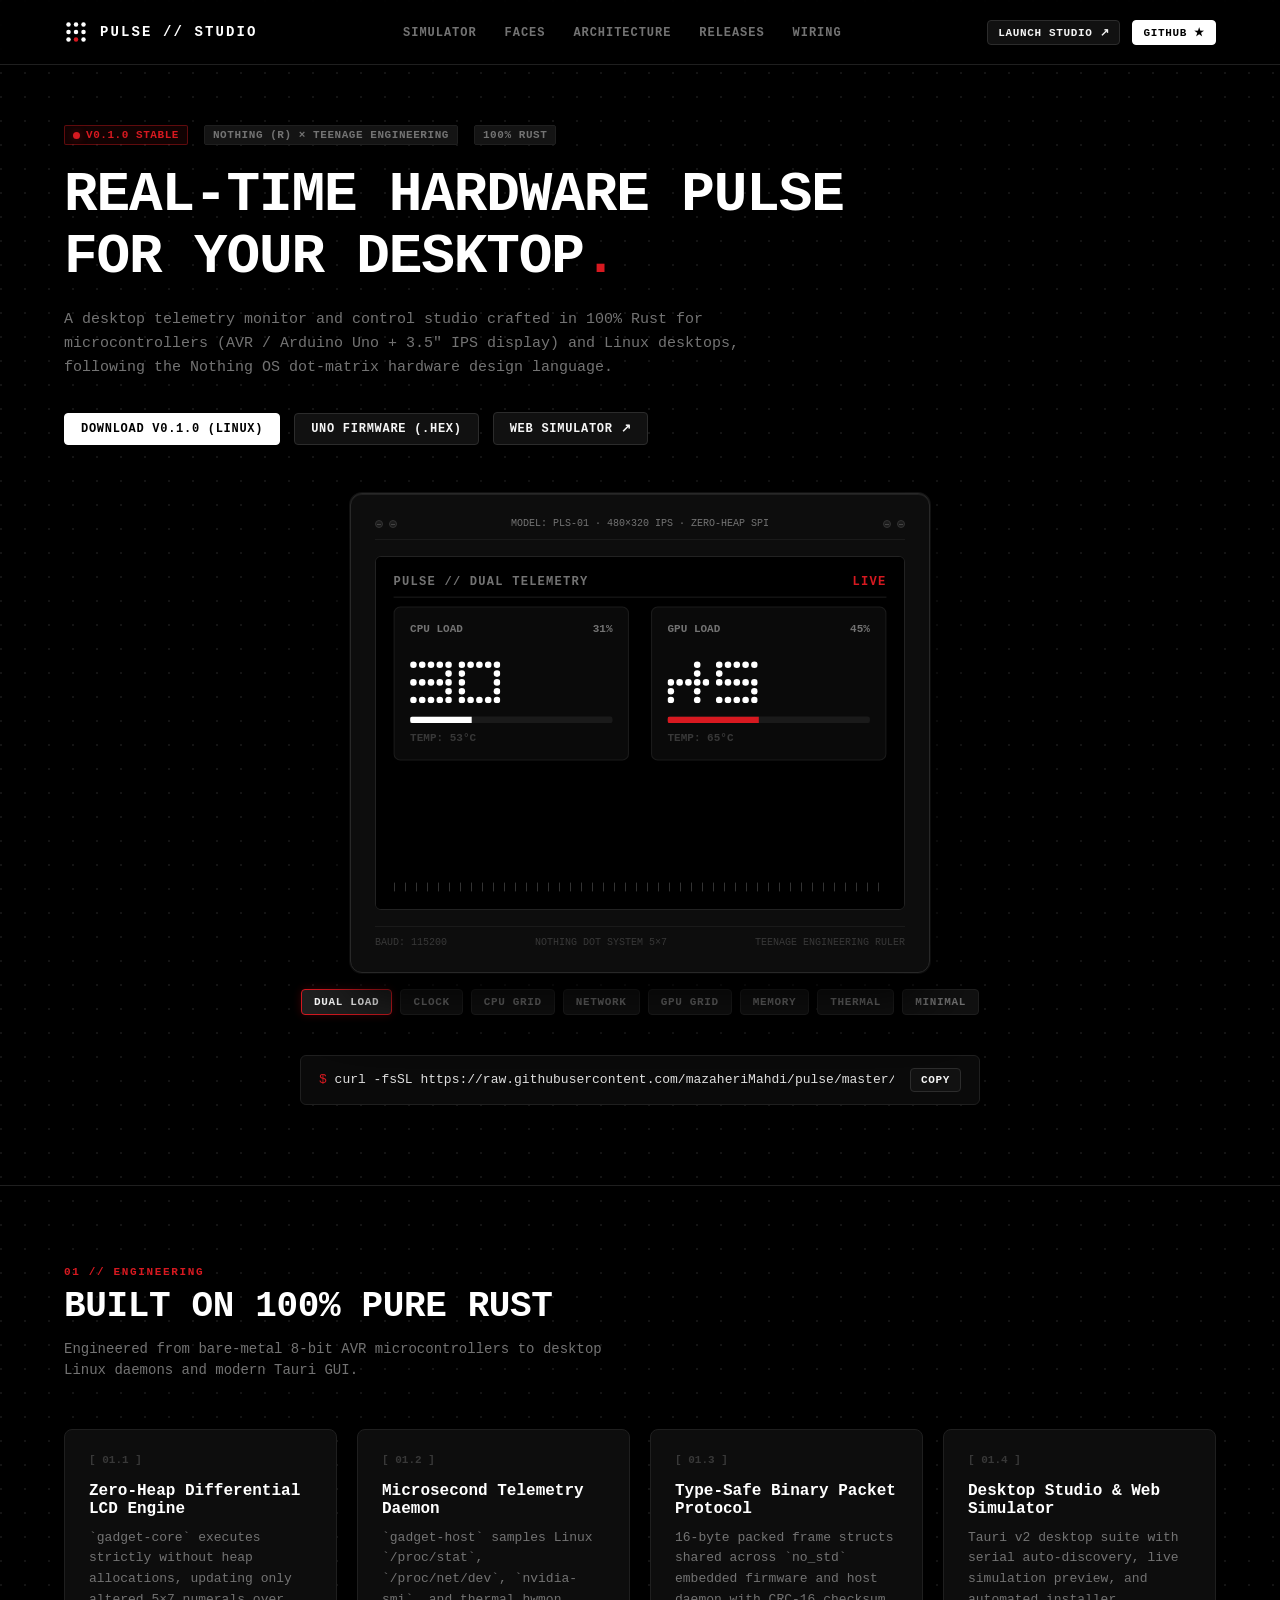
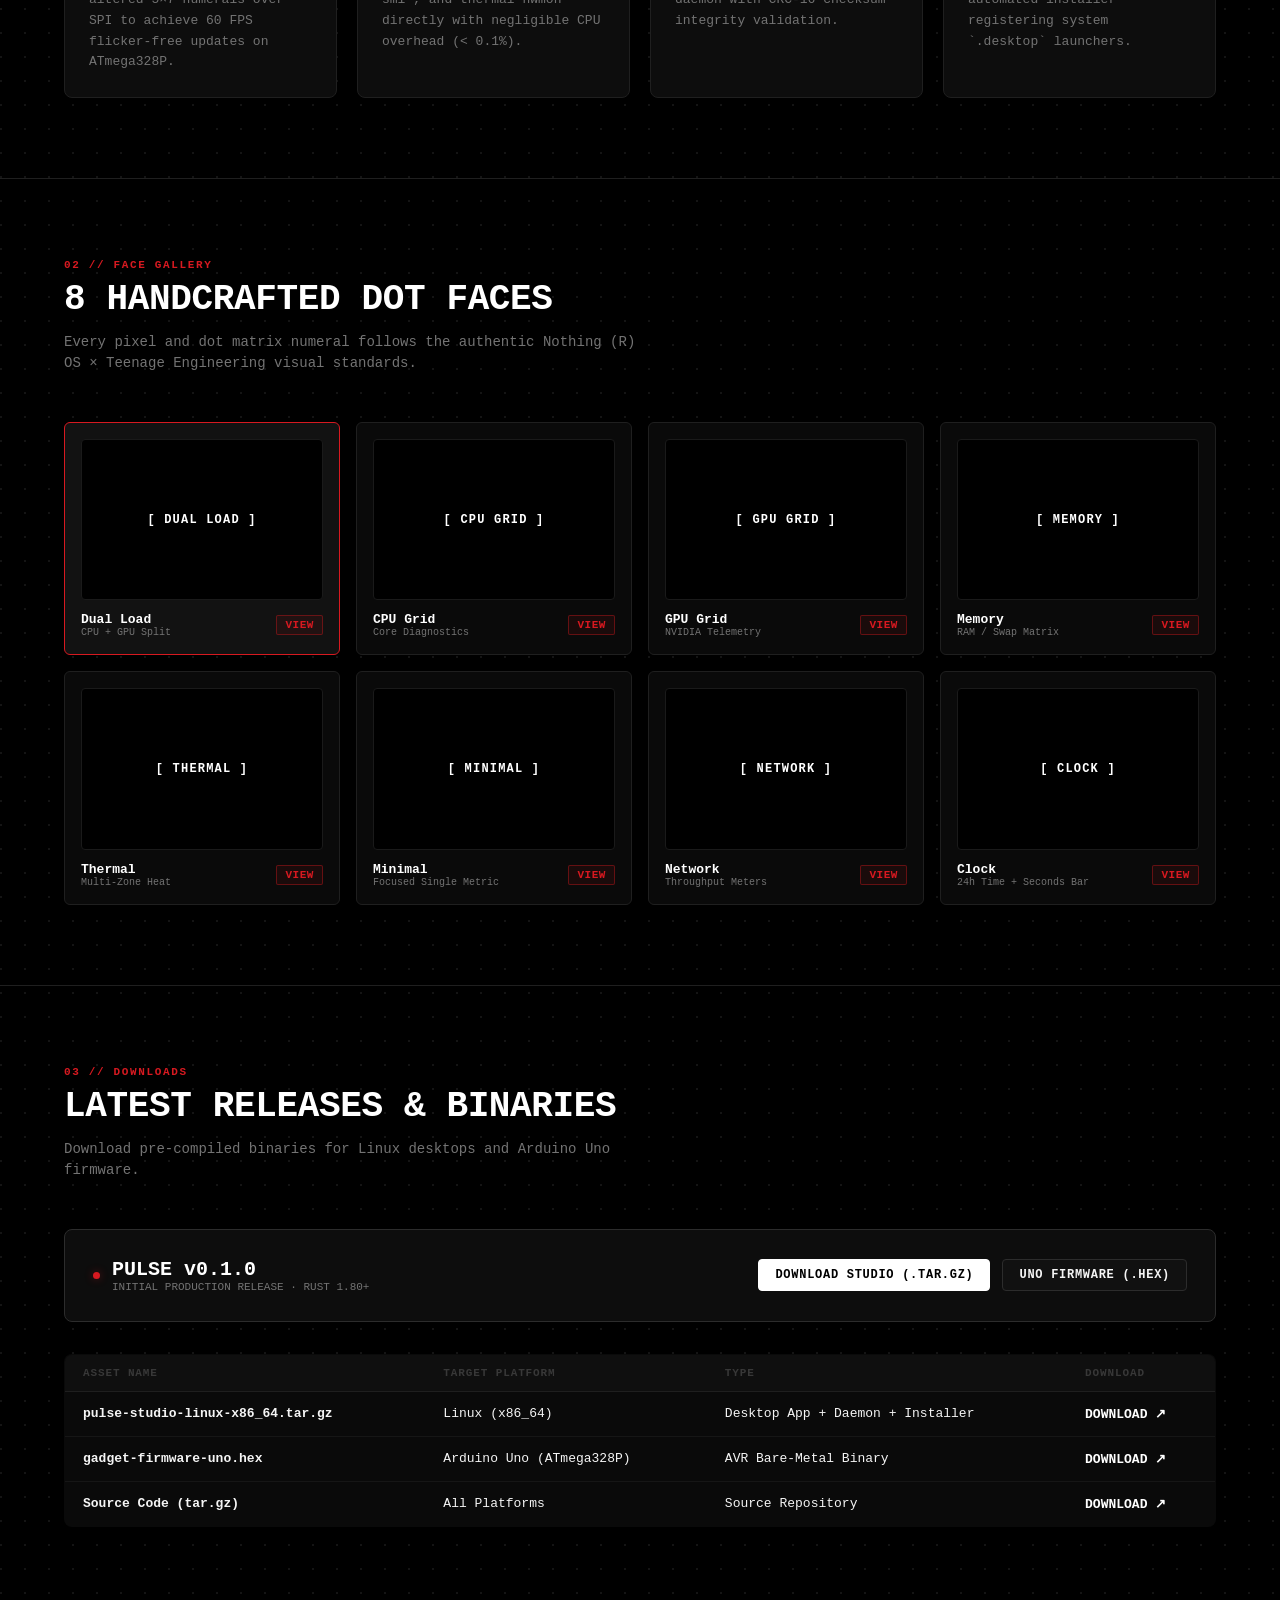
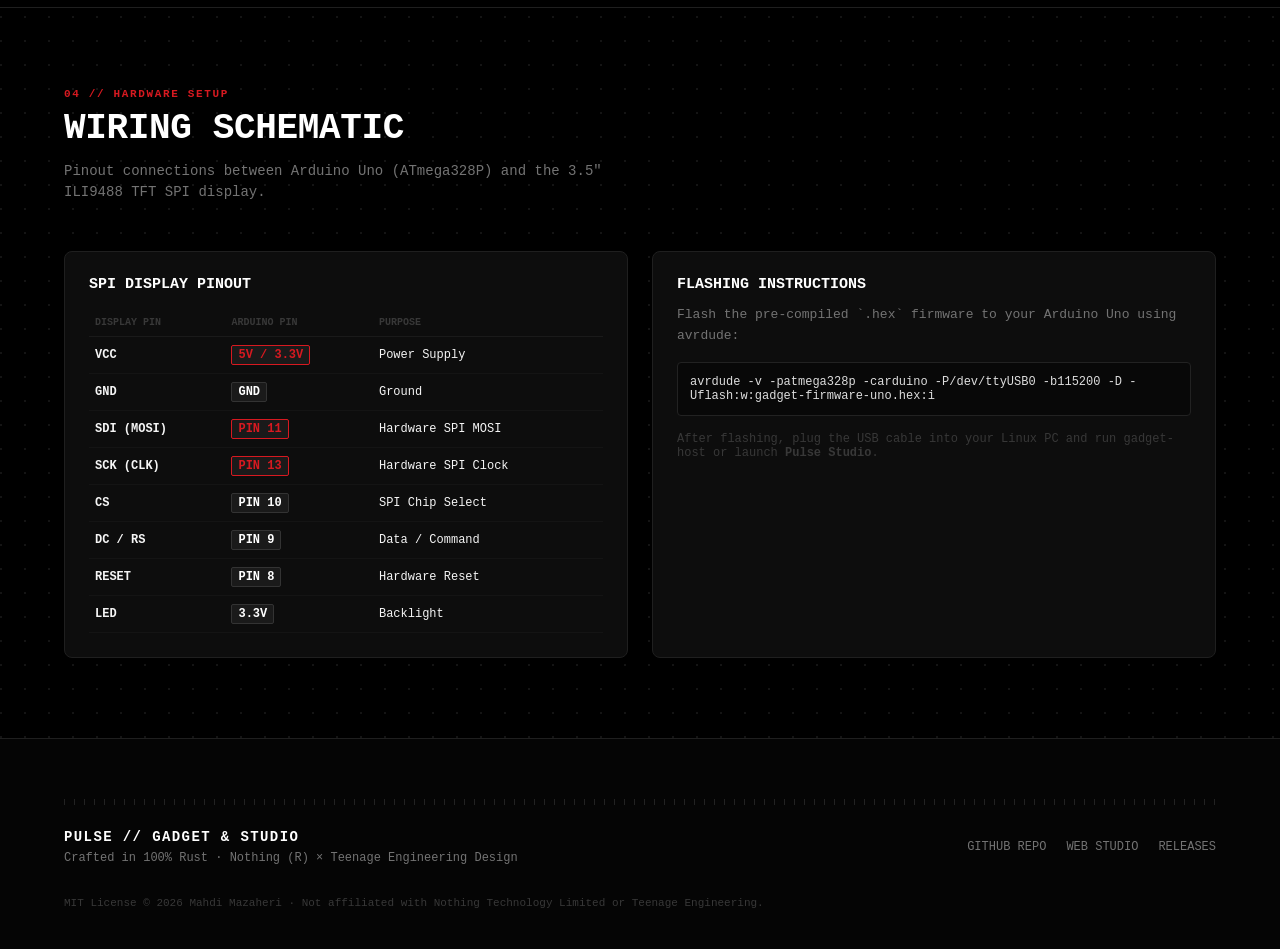
<file: web/index.html>
<!DOCTYPE html>
<html lang="en">
<head>
  <meta charset="utf-8">
  <meta name="viewport" content="width=device-width, initial-scale=1">
  <title>PULSE — Desktop Hardware Monitor & Studio</title>
  <meta name="description" content="Ultra-refined desktop telemetry monitor and control studio in 100% Rust for AVR / Arduino Uno and Linux desktops.">

  <link rel="icon" type="image/svg+xml" href="studio/icons/icon.svg">
  <link rel="stylesheet" href="css/landing.css">
</head>
<body>

  <!-- ============================================================
       STICKY HEADER / NAVIGATION
       ============================================================ -->
  <header class="header">
    <div class="container nav-bar">
      <a href="#" class="nav-brand">
        <svg width="24" height="24" viewBox="0 0 32 32" fill="none">
          <circle cx="6" cy="6" r="3" fill="#ffffff" />
          <circle cx="16" cy="6" r="3" fill="#ffffff" />
          <circle cx="26" cy="6" r="3" fill="#ffffff" />
          <circle cx="6" cy="16" r="3" fill="#ffffff" />
          <circle cx="16" cy="16" r="3" fill="#ffffff" />
          <circle cx="26" cy="16" r="3" fill="#ffffff" />
          <circle cx="6" cy="26" r="3" fill="#ffffff" />
          <circle cx="16" cy="26" r="3" fill="#d71920" />
          <circle cx="26" cy="26" r="3" fill="#ffffff" />
        </svg>
        <span class="brand-label">PULSE // STUDIO</span>
      </a>

      <ul class="nav-links">
        <li><a href="#simulator">SIMULATOR</a></li>
        <li><a href="#faces">FACES</a></li>
        <li><a href="#architecture">ARCHITECTURE</a></li>
        <li><a href="#releases">RELEASES</a></li>
        <li><a href="#wiring">WIRING</a></li>
      </ul>

      <div class="nav-actions">
        <a href="studio/" class="btn btn-secondary btn-sm" target="_blank">LAUNCH STUDIO ↗</a>
        <a href="https://github.com/mazaheriMahdi/pulse" class="btn btn-primary btn-sm" target="_blank">GITHUB ★</a>
      </div>
    </div>
  </header>

  <!-- ============================================================
       HERO SECTION WITH INTERACTIVE CHASSIS
       ============================================================ -->
  <section class="hero-section" id="simulator">
    <div class="container">
      <div class="hero-meta">
        <span class="tag red"><span class="dot-led"></span> v0.1.0 STABLE</span>
        <span class="tag">NOTHING (R) × TEENAGE ENGINEERING</span>
        <span class="tag">100% RUST</span>
      </div>

      <h1 class="hero-title">
        REAL-TIME HARDWARE PULSE<br>FOR YOUR DESKTOP<span class="red-dot">.</span>
      </h1>

      <p class="hero-desc">
        A desktop telemetry monitor and control studio crafted in 100% Rust for microcontrollers (AVR / Arduino Uno + 3.5" IPS display) and Linux desktops, following the Nothing OS dot-matrix hardware design language.
      </p>

      <div class="hero-ctas">
        <a href="#releases" class="btn btn-primary">DOWNLOAD v0.1.0 (LINUX)</a>
        <a href="https://github.com/mazaheriMahdi/pulse/releases/download/v0.1.0/gadget-firmware-uno.hex" class="btn btn-secondary">UNO FIRMWARE (.HEX)</a>
        <a href="studio/" class="btn btn-secondary" target="_blank">WEB SIMULATOR ↗</a>
      </div>

      <!-- Live Gadget Simulator Chassis -->
      <div class="gadget-showcase-container">
        <div class="gadget-chassis">
          <div class="chassis-header">
            <div class="chassis-screws">
              <div class="screw"></div>
              <div class="screw"></div>
            </div>
            <span>MODEL: PLS-01 · 480×320 IPS · ZERO-HEAP SPI</span>
            <div class="chassis-screws">
              <div class="screw"></div>
              <div class="screw"></div>
            </div>
          </div>

          <!-- LCD Viewport -->
          <div class="screen-viewport" id="hero-viewport">
            <div class="screen-content" id="hero-screen">
              <!-- Dynamically populated by landing.js -->
            </div>
          </div>

          <div class="chassis-footer">
            <span>BAUD: 115200</span>
            <span>NOTHING DOT SYSTEM 5×7</span>
            <span>TEENAGE ENGINEERING RULER</span>
          </div>
        </div>

        <!-- Face Selector Pills -->
        <div class="face-selector-bar">
          <button class="face-btn active" data-face="dual" onclick="setFace('dual')">DUAL LOAD</button>
          <button class="face-btn" data-face="clock" onclick="setFace('clock')">CLOCK</button>
          <button class="face-btn" data-face="cpu" onclick="setFace('cpu')">CPU GRID</button>
          <button class="face-btn" data-face="net" onclick="setFace('net')">NETWORK</button>
          <button class="face-btn" data-face="gpu" onclick="setFace('gpu')">GPU GRID</button>
          <button class="face-btn" data-face="mem" onclick="setFace('mem')">MEMORY</button>
          <button class="face-btn" data-face="thermal" onclick="setFace('thermal')">THERMAL</button>
          <button class="face-btn" data-face="minimal" onclick="setFace('minimal')">MINIMAL</button>
        </div>
      </div>

      <!-- Quick Install Box -->
      <div class="quick-install-box">
        <div class="quick-install-code">
          <span class="prompt">$ </span>curl -fsSL https://raw.githubusercontent.com/mazaheriMahdi/pulse/master/scripts/install.sh | bash
        </div>
        <button class="btn btn-secondary btn-sm" id="btn-copy-install" onclick="copyCommand('curl -fsSL https://raw.githubusercontent.com/mazaheriMahdi/pulse/master/scripts/install.sh | bash', 'btn-copy-install')">COPY</button>
      </div>

    </div>
  </section>

  <!-- ============================================================
       ARCHITECTURE & FEATURES
       ============================================================ -->
  <section class="section" id="architecture">
    <div class="container">
      <div class="section-header">
        <div class="section-label">01 // ENGINEERING</div>
        <h2 class="section-title">BUILT ON 100% PURE RUST</h2>
        <p class="section-sub">Engineered from bare-metal 8-bit AVR microcontrollers to desktop Linux daemons and modern Tauri GUI.</p>
      </div>

      <div class="feature-grid">
        <div class="feature-card">
          <div class="feature-num">[ 01.1 ]</div>
          <h3 class="feature-title">Zero-Heap Differential LCD Engine</h3>
          <p class="feature-desc">`gadget-core` executes strictly without heap allocations, updating only altered 5×7 numerals over SPI to achieve 60 FPS flicker-free updates on ATmega328P.</p>
        </div>

        <div class="feature-card">
          <div class="feature-num">[ 01.2 ]</div>
          <h3 class="feature-title">Microsecond Telemetry Daemon</h3>
          <p class="feature-desc">`gadget-host` samples Linux `/proc/stat`, `/proc/net/dev`, `nvidia-smi`, and thermal hwmon directly with negligible CPU overhead (< 0.1%).</p>
        </div>

        <div class="feature-card">
          <div class="feature-num">[ 01.3 ]</div>
          <h3 class="feature-title">Type-Safe Binary Packet Protocol</h3>
          <p class="feature-desc">16-byte packed frame structs shared across `no_std` embedded firmware and host daemon with CRC-16 checksum integrity validation.</p>
        </div>

        <div class="feature-card">
          <div class="feature-num">[ 01.4 ]</div>
          <h3 class="feature-title">Desktop Studio & Web Simulator</h3>
          <p class="feature-desc">Tauri v2 desktop suite with serial auto-discovery, live simulation preview, and automated installer registering system `.desktop` launchers.</p>
        </div>
      </div>
    </div>
  </section>

  <!-- ============================================================
       FACE GALLERY SHOWCASE
       ============================================================ -->
  <section class="section" id="faces">
    <div class="container">
      <div class="section-header">
        <div class="section-label">02 // FACE GALLERY</div>
        <h2 class="section-title">8 HANDCRAFTED DOT FACES</h2>
        <p class="section-sub">Every pixel and dot matrix numeral follows the authentic Nothing (R) OS × Teenage Engineering visual standards.</p>
      </div>

      <div class="gallery-grid" id="face-gallery-grid">
        <!-- Dynamically rendered by landing.js -->
      </div>
    </div>
  </section>

  <!-- ============================================================
       RELEASES & DOWNLOADS
       ============================================================ -->
  <section class="section" id="releases">
    <div class="container">
      <div class="section-header">
        <div class="section-label">03 // DOWNLOADS</div>
        <h2 class="section-title">LATEST RELEASES & BINARIES</h2>
        <p class="section-sub">Download pre-compiled binaries for Linux desktops and Arduino Uno firmware.</p>
      </div>

      <div class="release-hero-card">
        <div class="release-version-badge">
          <span class="dot-led"></span>
          <div>
            <div class="version-pill">PULSE v0.1.0</div>
            <div style="font-size: 11px; color: var(--text-muted);">INITIAL PRODUCTION RELEASE · RUST 1.80+</div>
          </div>
        </div>
        <div style="display: flex; gap: 12px; flex-wrap: wrap;">
          <a href="https://github.com/mazaheriMahdi/pulse/releases/download/v0.1.0/pulse-studio-linux-x86_64.tar.gz" class="btn btn-primary">DOWNLOAD STUDIO (.TAR.GZ)</a>
          <a href="https://github.com/mazaheriMahdi/pulse/releases/download/v0.1.0/gadget-firmware-uno.hex" class="btn btn-secondary">UNO FIRMWARE (.HEX)</a>
        </div>
      </div>

      <table class="release-assets-table">
        <thead>
          <tr>
            <th>ASSET NAME</th>
            <th>TARGET PLATFORM</th>
            <th>TYPE</th>
            <th>DOWNLOAD</th>
          </tr>
        </thead>
        <tbody>
          <tr>
            <td><strong>pulse-studio-linux-x86_64.tar.gz</strong></td>
            <td>Linux (x86_64)</td>
            <td>Desktop App + Daemon + Installer</td>
            <td><a href="https://github.com/mazaheriMahdi/pulse/releases/download/v0.1.0/pulse-studio-linux-x86_64.tar.gz" class="asset-link">DOWNLOAD ↗</a></td>
          </tr>
          <tr>
            <td><strong>gadget-firmware-uno.hex</strong></td>
            <td>Arduino Uno (ATmega328P)</td>
            <td>AVR Bare-Metal Binary</td>
            <td><a href="https://github.com/mazaheriMahdi/pulse/releases/download/v0.1.0/gadget-firmware-uno.hex" class="asset-link">DOWNLOAD ↗</a></td>
          </tr>
          <tr>
            <td><strong>Source Code (tar.gz)</strong></td>
            <td>All Platforms</td>
            <td>Source Repository</td>
            <td><a href="https://github.com/mazaheriMahdi/pulse/archive/refs/tags/v0.1.0.tar.gz" class="asset-link">DOWNLOAD ↗</a></td>
          </tr>
        </tbody>
      </table>
    </div>
  </section>

  <!-- ============================================================
       HARDWARE PINOUT & WIRING
       ============================================================ -->
  <section class="section" id="wiring">
    <div class="container">
      <div class="section-header">
        <div class="section-label">04 // HARDWARE SETUP</div>
        <h2 class="section-title">WIRING SCHEMATIC</h2>
        <p class="section-sub">Pinout connections between Arduino Uno (ATmega328P) and the 3.5" ILI9488 TFT SPI display.</p>
      </div>

      <div class="wiring-grid">
        <div class="wiring-card">
          <h3 style="font-size: 15px; color: #fff; margin-bottom: 12px;">SPI DISPLAY PINOUT</h3>
          <table class="wiring-table">
            <thead>
              <tr>
                <th>DISPLAY PIN</th>
                <th>ARDUINO PIN</th>
                <th>PURPOSE</th>
              </tr>
            </thead>
            <tbody>
              <tr><td><strong>VCC</strong></td><td><span class="pin-badge red">5V / 3.3V</span></td><td>Power Supply</td></tr>
              <tr><td><strong>GND</strong></td><td><span class="pin-badge">GND</span></td><td>Ground</td></tr>
              <tr><td><strong>SDI (MOSI)</strong></td><td><span class="pin-badge red">PIN 11</span></td><td>Hardware SPI MOSI</td></tr>
              <tr><td><strong>SCK (CLK)</strong></td><td><span class="pin-badge red">PIN 13</span></td><td>Hardware SPI Clock</td></tr>
              <tr><td><strong>CS</strong></td><td><span class="pin-badge">PIN 10</span></td><td>SPI Chip Select</td></tr>
              <tr><td><strong>DC / RS</strong></td><td><span class="pin-badge">PIN 9</span></td><td>Data / Command</td></tr>
              <tr><td><strong>RESET</strong></td><td><span class="pin-badge">PIN 8</span></td><td>Hardware Reset</td></tr>
              <tr><td><strong>LED</strong></td><td><span class="pin-badge">3.3V</span></td><td>Backlight</td></tr>
            </tbody>
          </table>
        </div>

        <div class="wiring-card">
          <h3 style="font-size: 15px; color: #fff; margin-bottom: 12px;">FLASHING INSTRUCTIONS</h3>
          <p style="font-size: 13px; color: var(--text-muted); line-height: 1.6; margin-bottom: 16px;">
            Flash the pre-compiled `.hex` firmware to your Arduino Uno using <code>avrdude</code>:
          </p>
          <div style="background: #080808; border: 1px solid #222; padding: 12px; border-radius: 4px; font-size: 12px; color: #ddd; overflow-x: auto; margin-bottom: 16px;">
            <code>avrdude -v -patmega328p -carduino -P/dev/ttyUSB0 -b115200 -D -Uflash:w:gadget-firmware-uno.hex:i</code>
          </div>
          <p style="font-size: 12px; color: var(--text-dim);">
            After flashing, plug the USB cable into your Linux PC and run <code>gadget-host</code> or launch <strong>Pulse Studio</strong>.
          </p>
        </div>
      </div>
    </div>
  </section>

  <!-- ============================================================
       FOOTER
       ============================================================ -->
  <footer class="footer">
    <div class="container">
      <div class="footer-ruler"></div>
      <div class="footer-content">
        <div>
          <div style="font-size: 14px; font-weight: 800; color: #fff; letter-spacing: 0.1em; margin-bottom: 6px;">PULSE // GADGET & STUDIO</div>
          <div style="color: var(--text-muted);">Crafted in 100% Rust · Nothing (R) × Teenage Engineering Design</div>
        </div>
        <div style="display: flex; gap: 20px;">
          <a href="https://github.com/mazaheriMahdi/pulse" style="color: var(--text-muted); text-decoration: none;" target="_blank">GITHUB REPO</a>
          <a href="studio/" style="color: var(--text-muted); text-decoration: none;" target="_blank">WEB STUDIO</a>
          <a href="https://github.com/mazaheriMahdi/pulse/releases" style="color: var(--text-muted); text-decoration: none;" target="_blank">RELEASES</a>
        </div>
      </div>
      <div style="font-size: 11px; color: var(--text-dim);">
        MIT License © 2026 Mahdi Mazaheri · Not affiliated with Nothing Technology Limited or Teenage Engineering.
      </div>
    </div>
  </footer>

  <script src="js/landing.js"></script>
</body>
</html>
</file>
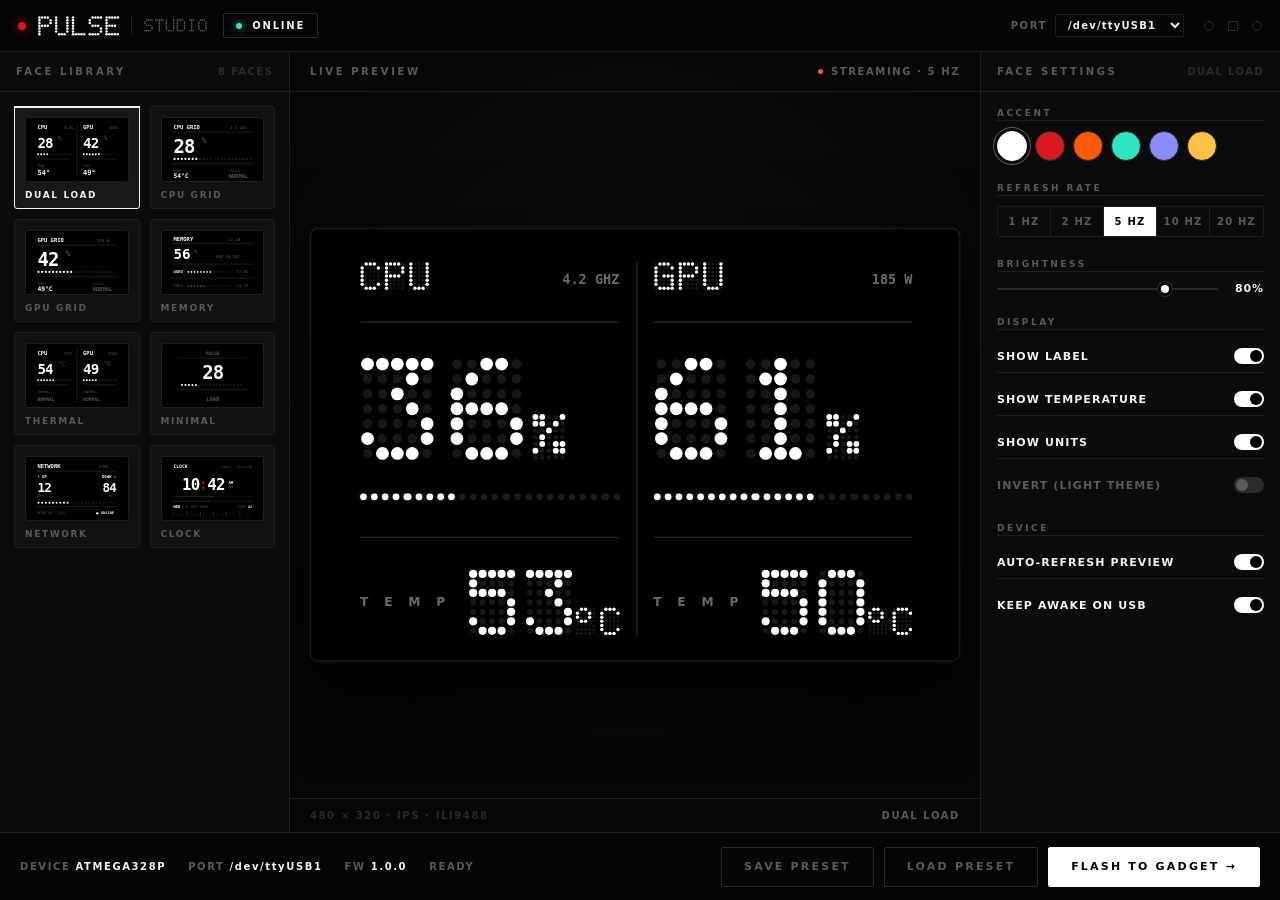
<file: web/studio/index.html>
<!DOCTYPE html>
<html lang="en">
<head>
  <meta charset="utf-8">
  <meta name="viewport" content="width=device-width, initial-scale=1">
  <title>PULSE STUDIO — Gadget Control Software</title>
  
  <!-- Modular Stylesheets -->
  <link rel="stylesheet" href="css/variables.css">
  <link rel="stylesheet" href="css/layout.css">
  <link rel="stylesheet" href="css/controls.css">
  <link rel="stylesheet" href="css/screen.css">
  <link rel="stylesheet" href="css/faces.css">
  <link rel="stylesheet" href="css/splash.css">
</head>
<body>

<!-- Nothing OS Boot Splash Screen Overlay -->
<div class="splash-overlay" id="splashOverlay"></div>

<div class="app">

  <!-- ============ TITLE BAR ============ -->
  <header class="titlebar">
    <div class="tb-left">
      <div class="tb-mark" id="tbMark">
        <span class="blip"></span>
        <span class="tb-pulse-logo" id="tbPulseLogo"></span>
        <span class="tb-divider"></span>
        <span class="tb-studio-logo" id="tbStudioLogo"></span>
      </div>
      <div class="tb-conn live" id="connPill">
        <span class="dot"></span>
        <span id="connText">CONNECTING…</span>
      </div>
    </div>

    <div class="tb-right">
      <div class="tb-port">
        PORT
        <select id="portSel">
          <option>/dev/ttyUSB1</option>
          <option>/dev/ttyUSB0</option>
          <option>/dev/ttyACM0</option>
        </select>
      </div>
      <div class="tb-wctl">
        <i id="btnMin" title="minimize"></i>
        <i id="btnMax" class="sq" title="maximize"></i>
        <i id="btnClose" class="red" title="close"></i>
      </div>
    </div>
  </header>

  <!-- ============ BODY : 3 COLUMNS ============ -->
  <div class="body">

    <!-- ---------- FACE LIBRARY ---------- -->
    <aside class="library">
      <div class="col-head">
        <span class="t">FACE LIBRARY</span>
        <span class="n" id="faceCount">7 FACES</span>
      </div>
      <div class="lib-scroll">
        <div class="lib-grid" id="faceGrid"></div>
      </div>
    </aside>

    <!-- ---------- LIVE PREVIEW ---------- -->
    <main class="stage">
      <div class="stage-head">
        <span class="t">LIVE PREVIEW</span>
        <span class="m"><span class="live"></span><span id="streamRate">STREAMING · 5 HZ</span></span>
      </div>

      <div class="preview-area" id="previewArea">
        <div class="preview-scaler" id="previewScaler">
          <div class="screen" id="screen"></div>
        </div>
      </div>

      <div class="stage-foot">
        <span>480 × 320 · IPS · ILI9488</span>
        <span class="now" id="previewName">DUAL LOAD</span>
      </div>
    </main>

    <!-- ---------- SETTINGS ---------- -->
    <aside class="settings">
      <div class="col-head">
        <span class="t">FACE SETTINGS</span>
        <span class="n" id="setName">DUAL LOAD</span>
      </div>

      <div class="set-scroll">

        <div class="group">
          <div class="glabel">ACCENT</div>
          <div class="swatches" id="swatches">
            <div class="sw on" data-c="#ffffff"></div>
            <div class="sw" data-c="#d71921"></div>
            <div class="sw" data-c="#ff5a00"></div>
            <div class="sw" data-c="#2ee6c5"></div>
            <div class="sw" data-c="#8b8cf9"></div>
            <div class="sw" data-c="#ffc247"></div>
          </div>
        </div>

        <div class="group">
          <div class="glabel">REFRESH RATE</div>
          <div class="seg" id="refreshSeg">
            <button data-v="1">1 HZ</button>
            <button data-v="2">2 HZ</button>
            <button data-v="5" class="on">5 HZ</button>
            <button data-v="10">10 HZ</button>
            <button data-v="20">20 HZ</button>
          </div>
        </div>

        <div class="group">
          <div class="glabel">BRIGHTNESS</div>
          <div class="slider">
            <input type="range" id="brightness" min="10" max="100" value="80">
            <span class="val" id="brightnessVal">80%</span>
          </div>
        </div>

        <div class="group">
          <div class="glabel">DISPLAY</div>
          <div class="toggle on" data-k="label">
            <span>SHOW LABEL</span><span class="sw-box"></span>
          </div>
          <div class="toggle on" data-k="temp">
            <span>SHOW TEMPERATURE</span><span class="sw-box"></span>
          </div>
          <div class="toggle on" data-k="units">
            <span>SHOW UNITS</span><span class="sw-box"></span>
          </div>
          <div class="toggle" data-k="invert">
            <span>INVERT (LIGHT THEME)</span><span class="sw-box"></span>
          </div>
        </div>

        <div class="group">
          <div class="glabel">DEVICE</div>
          <div class="toggle on" data-k="auto">
            <span>AUTO-REFRESH PREVIEW</span><span class="sw-box"></span>
          </div>
          <div class="toggle on" data-k="keep">
            <span>KEEP AWAKE ON USB</span><span class="sw-box"></span>
          </div>
        </div>

      </div>
    </aside>

  </div>

  <!-- ============ STATUS BAR ============ -->
  <footer class="statusbar">
    <div class="sb-info">
      <span>DEVICE <b>ATMEGA328P</b></span>
      <span>PORT <b>/dev/ttyUSB1</b></span>
      <span>FW <b>1.0.0</b></span>
      <span id="sbStatus">READY</span>
    </div>
    <div class="sb-actions">
      <button class="btn" id="saveBtn">SAVE PRESET</button>
      <button class="btn" id="loadBtn">LOAD PRESET</button>
      <button class="btn primary flashbar" id="flashBtn">
        <span class="fill" id="flashFill"></span>
        <span id="flashLabel">FLASH TO GADGET →</span>
      </button>
    </div>
  </footer>

</div>

<!-- Application Controller Module -->
<script type="module" src="js/app.js"></script>
</body>
</html>
</file>
<file: web/css/landing.css>
/* ============================================================
   PULSE — Landing & Release Page Stylesheet
   Design Language: Nothing (R) OS × Teenage Engineering
   ============================================================ */

:root {
  --bg: #000000;
  --bg-subtle: #080808;
  --panel: #0d0d0d;
  --card: #121212;
  --card-hover: #191919;
  --border: #1f1f1f;
  --border-light: #2c2c2c;
  
  --text-main: #f5f5f5;
  --text-muted: #737373;
  --text-dim: #383838;
  
  --red: #d71920;
  --red-glow: rgba(215, 25, 32, 0.4);
  --orange: #ff5a00;
  --white: #ffffff;
  
  --font-mono: "Inter", ui-monospace, SFMono-Regular, Menlo, Monaco, Consolas, "Liberation Mono", "Courier New", monospace;
  --font-sans: "Inter", -apple-system, BlinkMacSystemFont, "Segoe UI", Roboto, sans-serif;
  
  --container-max: 1200px;
}

* {
  box-sizing: border-box;
  margin: 0;
  padding: 0;
}

html {
  scroll-behavior: smooth;
  background-color: var(--bg);
  color: var(--text-main);
  font-family: var(--font-mono);
  -webkit-font-smoothing: antialiased;
}

body {
  min-height: 100vh;
  background-color: var(--bg);
  background-image: 
    radial-gradient(circle at 1px 1px, #141414 1px, transparent 0);
  background-size: 24px 24px;
  overflow-x: hidden;
  position: relative;
}

/* ---------- Typography & Utility ---------- */
.container {
  max-width: var(--container-max);
  margin: 0 auto;
  padding: 0 24px;
}

.mono-upper {
  font-family: var(--font-mono);
  text-transform: uppercase;
  letter-spacing: 0.08em;
}

.tag {
  display: inline-flex;
  align-items: center;
  gap: 6px;
  font-size: 11px;
  font-weight: 600;
  padding: 3px 8px;
  border-radius: 2px;
  background: #141414;
  border: 1px solid var(--border);
  color: var(--text-muted);
  text-transform: uppercase;
  letter-spacing: 0.05em;
}

.tag.red {
  color: var(--red);
  border-color: rgba(215, 25, 32, 0.4);
  background: rgba(215, 25, 32, 0.08);
}

.dot-led {
  width: 7px;
  height: 7px;
  border-radius: 50%;
  background: var(--red);
  box-shadow: 0 0 8px var(--red-glow);
  display: inline-block;
  animation: pulse-glow 2s infinite ease-in-out;
}

@keyframes pulse-glow {
  0%, 100% { opacity: 1; transform: scale(1); }
  50% { opacity: 0.4; transform: scale(0.85); }
}

/* ---------- Header / Navigation ---------- */
.header {
  position: sticky;
  top: 0;
  z-index: 100;
  background: rgba(0, 0, 0, 0.85);
  backdrop-filter: blur(12px);
  -webkit-backdrop-filter: blur(12px);
  border-bottom: 1px solid var(--border);
}

.nav-bar {
  display: flex;
  align-items: center;
  justify-content: space-between;
  height: 64px;
}

.nav-brand {
  display: flex;
  align-items: center;
  gap: 12px;
  text-decoration: none;
  color: var(--white);
}

.brand-label {
  font-size: 14px;
  font-weight: 700;
  letter-spacing: 0.15em;
}

.nav-links {
  display: flex;
  align-items: center;
  gap: 28px;
  list-style: none;
}

.nav-links a {
  color: var(--text-muted);
  text-decoration: none;
  font-size: 12px;
  font-weight: 600;
  letter-spacing: 0.08em;
  transition: color 0.15s ease;
}

.nav-links a:hover {
  color: var(--white);
}

.nav-actions {
  display: flex;
  align-items: center;
  gap: 12px;
}

.btn {
  display: inline-flex;
  align-items: center;
  justify-content: center;
  gap: 8px;
  padding: 8px 16px;
  font-family: var(--font-mono);
  font-size: 12px;
  font-weight: 600;
  letter-spacing: 0.06em;
  text-transform: uppercase;
  text-decoration: none;
  border-radius: 4px;
  cursor: pointer;
  transition: all 0.15s ease;
}

.btn-primary {
  background: var(--white);
  color: #000000;
  border: 1px solid var(--white);
}

.btn-primary:hover {
  background: #e0e0e0;
  box-shadow: 0 0 16px rgba(255, 255, 255, 0.2);
}

.btn-secondary {
  background: #111111;
  color: var(--text-main);
  border: 1px solid var(--border-light);
}

.btn-secondary:hover {
  background: #1a1a1a;
  border-color: #444444;
  color: var(--white);
}

.btn-red {
  background: var(--red);
  color: var(--white);
  border: 1px solid var(--red);
}

.btn-red:hover {
  background: #b51319;
  box-shadow: 0 0 16px var(--red-glow);
}

.btn-sm {
  padding: 5px 10px;
  font-size: 11px;
}

/* ---------- Hero Section ---------- */
.hero-section {
  padding: 60px 0 80px;
  position: relative;
}

.hero-meta {
  display: flex;
  align-items: center;
  gap: 16px;
  margin-bottom: 20px;
}

.hero-title {
  font-size: clamp(32px, 5vw, 56px);
  font-weight: 800;
  line-height: 1.1;
  letter-spacing: -0.02em;
  margin-bottom: 20px;
  color: var(--white);
}

.hero-title span.red-dot {
  color: var(--red);
}

.hero-desc {
  font-size: 15px;
  line-height: 1.6;
  color: var(--text-muted);
  max-width: 680px;
  margin-bottom: 32px;
}

.hero-ctas {
  display: flex;
  flex-wrap: wrap;
  align-items: center;
  gap: 14px;
  margin-bottom: 48px;
}

/* ---------- Gadget Chassis Showcase ---------- */
.gadget-showcase-container {
  display: flex;
  flex-direction: column;
  align-items: center;
  margin: 0 auto 40px;
}

.gadget-chassis {
  background: #0d0d0d;
  border: 1px solid #282828;
  border-radius: 12px;
  padding: 24px;
  box-shadow: 
    0 24px 60px rgba(0, 0, 0, 0.9),
    0 0 0 1px #151515,
    inset 0 1px 0 rgba(255, 255, 255, 0.08);
  position: relative;
  max-width: 580px;
  width: 100%;
}

.chassis-header {
  display: flex;
  align-items: center;
  justify-content: space-between;
  margin-bottom: 16px;
  font-size: 10px;
  color: var(--text-muted);
  border-bottom: 1px solid #1a1a1a;
  padding-bottom: 10px;
}

.chassis-screws {
  display: flex;
  gap: 6px;
}

.screw {
  width: 8px;
  height: 8px;
  border-radius: 50%;
  border: 1px solid #333333;
  background: #1c1c1c;
  position: relative;
}

.screw::after {
  content: "";
  position: absolute;
  top: 3px;
  left: 1px;
  width: 4px;
  height: 1px;
  background: #444;
}

.screen-viewport {
  width: 100%;
  aspect-ratio: 480 / 320;
  background: #000000;
  border: 1px solid #222222;
  border-radius: 6px;
  overflow: hidden;
  position: relative;
}

.screen-content {
  width: 480px;
  height: 320px;
  transform-origin: top left;
}

.chassis-footer {
  display: flex;
  align-items: center;
  justify-content: space-between;
  margin-top: 16px;
  font-size: 10px;
  color: var(--text-dim);
  border-top: 1px solid #1a1a1a;
  padding-top: 10px;
}

/* ---------- Interactive Face Switcher Bar ---------- */
.face-selector-bar {
  display: flex;
  flex-wrap: wrap;
  gap: 8px;
  justify-content: center;
  max-width: 720px;
  margin: 16px auto 0;
}

.face-btn {
  background: #111111;
  border: 1px solid var(--border);
  color: var(--text-muted);
  padding: 6px 12px;
  border-radius: 4px;
  font-size: 11px;
  font-weight: 600;
  letter-spacing: 0.06em;
  cursor: pointer;
  transition: all 0.15s ease;
  font-family: var(--font-mono);
}

.face-btn:hover {
  border-color: #444;
  color: var(--white);
  background: #161616;
}

.face-btn.active {
  background: #202020;
  border-color: var(--red);
  color: var(--white);
  box-shadow: 0 0 10px rgba(215, 25, 32, 0.25);
}

/* ---------- Quick Install Bar ---------- */
.quick-install-box {
  background: #0a0a0a;
  border: 1px solid var(--border);
  border-radius: 6px;
  padding: 12px 18px;
  display: flex;
  align-items: center;
  justify-content: space-between;
  gap: 16px;
  max-width: 680px;
  margin: 0 auto;
}

.quick-install-code {
  font-family: var(--font-mono);
  font-size: 13px;
  color: #e0e0e0;
  overflow-x: auto;
  white-space: nowrap;
}

.quick-install-code span.prompt {
  color: var(--red);
  user-select: none;
}

/* ---------- Section Common ---------- */
.section {
  padding: 80px 0;
  border-top: 1px solid var(--border);
}

.section-header {
  margin-bottom: 48px;
}

.section-label {
  font-size: 11px;
  font-weight: 700;
  color: var(--red);
  letter-spacing: 0.15em;
  margin-bottom: 8px;
}

.section-title {
  font-size: clamp(24px, 3.5vw, 36px);
  font-weight: 800;
  color: var(--white);
  letter-spacing: -0.01em;
  margin-bottom: 12px;
}

.section-sub {
  font-size: 14px;
  color: var(--text-muted);
  max-width: 580px;
  line-height: 1.5;
}

/* ---------- Feature Grid ---------- */
.feature-grid {
  display: grid;
  grid-template-columns: repeat(auto-fit, minmax(260px, 1fr));
  gap: 20px;
}

.feature-card {
  background: var(--panel);
  border: 1px solid var(--border);
  border-radius: 8px;
  padding: 24px;
  position: relative;
  transition: all 0.2s ease;
}

.feature-card:hover {
  border-color: #333333;
  transform: translateY(-2px);
  background: #111111;
}

.feature-num {
  font-size: 11px;
  font-weight: 700;
  color: var(--text-dim);
  margin-bottom: 16px;
}

.feature-title {
  font-size: 16px;
  font-weight: 700;
  color: var(--white);
  margin-bottom: 10px;
}

.feature-desc {
  font-size: 13px;
  line-height: 1.6;
  color: var(--text-muted);
}

/* ---------- Face Gallery Grid ---------- */
.gallery-grid {
  display: grid;
  grid-template-columns: repeat(auto-fit, minmax(260px, 1fr));
  gap: 16px;
}

.gallery-card {
  background: #0a0a0a;
  border: 1px solid var(--border);
  border-radius: 6px;
  padding: 16px;
  cursor: pointer;
  transition: all 0.15s ease;
}

.gallery-card:hover {
  border-color: #444;
  background: #111111;
}

.gallery-card.active {
  border-color: var(--red);
  background: #121212;
}

.gallery-thumb {
  width: 100%;
  aspect-ratio: 480 / 320;
  background: #000000;
  border: 1px solid #1a1a1a;
  border-radius: 4px;
  margin-bottom: 12px;
  display: flex;
  align-items: center;
  justify-content: center;
  overflow: hidden;
}

.gallery-info {
  display: flex;
  align-items: center;
  justify-content: space-between;
}

.gallery-name {
  font-size: 13px;
  font-weight: 700;
  color: var(--white);
}

.gallery-tag {
  font-size: 10px;
  color: var(--text-muted);
}

/* ---------- Releases & Downloads Table ---------- */
.release-hero-card {
  background: #0d0d0d;
  border: 1px solid var(--border-light);
  border-radius: 8px;
  padding: 28px;
  margin-bottom: 32px;
  display: flex;
  flex-wrap: wrap;
  align-items: center;
  justify-content: space-between;
  gap: 20px;
}

.release-version-badge {
  display: flex;
  align-items: center;
  gap: 12px;
}

.version-pill {
  font-size: 20px;
  font-weight: 800;
  color: var(--white);
}

.release-assets-table {
  width: 100%;
  border-collapse: collapse;
  background: #0a0a0a;
  border: 1px solid var(--border);
  border-radius: 8px;
  overflow: hidden;
}

.release-assets-table th {
  text-align: left;
  padding: 12px 18px;
  font-size: 11px;
  color: var(--text-dim);
  border-bottom: 1px solid var(--border);
  background: #0f0f0f;
  text-transform: uppercase;
  letter-spacing: 0.08em;
}

.release-assets-table td {
  padding: 14px 18px;
  font-size: 13px;
  border-bottom: 1px solid #161616;
  color: var(--text-main);
}

.release-assets-table tr:last-child td {
  border-bottom: none;
}

.release-assets-table tr:hover td {
  background: #111111;
}

.asset-link {
  color: var(--white);
  text-decoration: none;
  font-weight: 600;
  display: inline-flex;
  align-items: center;
  gap: 8px;
}

.asset-link:hover {
  color: var(--red);
}

/* ---------- Hardware & Wiring Visualizer ---------- */
.wiring-grid {
  display: grid;
  grid-template-columns: repeat(auto-fit, minmax(300px, 1fr));
  gap: 24px;
}

.wiring-card {
  background: var(--panel);
  border: 1px solid var(--border);
  border-radius: 8px;
  padding: 24px;
}

.wiring-table {
  width: 100%;
  border-collapse: collapse;
  margin-top: 16px;
}

.wiring-table th {
  font-size: 10px;
  color: var(--text-dim);
  text-align: left;
  padding: 8px 6px;
  border-bottom: 1px solid #1a1a1a;
  text-transform: uppercase;
}

.wiring-table td {
  font-size: 12px;
  padding: 8px 6px;
  border-bottom: 1px solid #141414;
}

.pin-badge {
  display: inline-block;
  padding: 2px 6px;
  border-radius: 2px;
  background: #1a1a1a;
  border: 1px solid #333;
  color: var(--white);
  font-weight: 700;
}

.pin-badge.red {
  color: var(--red);
  border-color: var(--red);
}

/* ---------- Footer ---------- */
.footer {
  border-top: 1px solid var(--border);
  padding: 60px 0 40px;
  background: #050505;
  color: var(--text-muted);
  font-size: 12px;
}

.footer-content {
  display: flex;
  flex-wrap: wrap;
  align-items: center;
  justify-content: space-between;
  gap: 24px;
  margin-bottom: 32px;
}

.footer-ruler {
  height: 6px;
  background-image: repeating-linear-gradient(
    to right,
    #222222 0px,
    #222222 1px,
    transparent 1px,
    transparent 10px
  );
  margin-bottom: 24px;
}

@media (max-width: 768px) {
  .nav-links {
    display: none;
  }
  .hero-section {
    padding: 40px 0;
  }
  .quick-install-box {
    flex-direction: column;
    align-items: flex-start;
  }
}

/* ---------- Internal Face Styles for Hero Simulator ---------- */
.face {
  width: 480px;
  height: 320px;
  padding: 16px;
  display: flex;
  flex-direction: column;
  justify-content: space-between;
  background: #000000;
  color: #ffffff;
  position: relative;
  overflow: hidden;
}

.face-header, .clock-head {
  display: flex;
  align-items: center;
  justify-content: space-between;
  font-size: 11px;
  font-weight: 700;
  letter-spacing: 0.1em;
  color: var(--text-muted);
  border-bottom: 1px solid #1a1a1a;
  padding-bottom: 8px;
}

.status-tag.live {
  color: var(--red);
  font-weight: 800;
}

/* Clock face in hero */
.clock-display {
  display: flex;
  align-items: center;
  justify-content: center;
  gap: 12px;
  padding: 16px 0;
}

.colon-sep {
  animation: colon-blink 1s infinite steps(1);
}

@keyframes colon-blink {
  0%, 100% { opacity: 1; }
  50% { opacity: 0.2; }
}

.ampm-pill {
  font-size: 14px;
  font-weight: 800;
  color: var(--red);
  border: 1px solid var(--red);
  padding: 4px 8px;
  border-radius: 2px;
  margin-left: 8px;
}

.seconds-bar {
  display: grid;
  grid-template-columns: repeat(30, 1fr);
  gap: 3px;
  padding: 8px 0;
}

.s-dot {
  height: 6px;
  background: #1c1c1c;
  border-radius: 1px;
}

.s-dot.on {
  background: #ffffff;
}

.s-dot.five.on {
  background: var(--red);
}

.clock-foot {
  display: flex;
  align-items: center;
  justify-content: space-between;
  font-size: 12px;
  font-weight: 700;
  letter-spacing: 0.08em;
  color: var(--text-muted);
}

.sec-readout {
  color: var(--red);
}

/* Dual face in hero */
.dual-row {
  display: grid;
  grid-template-columns: 1fr 1fr;
  gap: 20px;
  padding: 8px 0;
}

.dual-col {
  background: #0a0a0a;
  border: 1px solid #1a1a1a;
  border-radius: 6px;
  padding: 14px;
}

.label-row {
  display: flex;
  justify-content: space-between;
  font-size: 10px;
  color: var(--text-muted);
  font-weight: 700;
  margin-bottom: 8px;
}

.giant-num {
  display: flex;
  gap: 6px;
  margin-bottom: 12px;
}

.meter-track {
  width: 100%;
  height: 6px;
  background: #1a1a1a;
  border-radius: 2px;
  overflow: hidden;
  margin-bottom: 8px;
}

.meter-fill {
  height: 100%;
  background: #ffffff;
  transition: width 0.3s ease;
}

.meter-fill.red {
  background: var(--red);
}

.metric-pill {
  font-size: 10px;
  color: var(--text-dim);
  font-weight: 600;
}

/* CPU Grid in hero */
.cpu-grid-container {
  display: grid;
  grid-template-columns: repeat(20, 1fr);
  gap: 4px;
  padding: 12px 0;
}

.grid-dot {
  aspect-ratio: 1;
  background: #161616;
  border-radius: 1px;
}

.grid-dot.active {
  background: var(--red);
  box-shadow: 0 0 4px var(--red-glow);
}

.cpu-footer-stats {
  display: flex;
  justify-content: space-between;
  font-size: 10px;
  color: var(--text-muted);
}

/* Network Face in hero */
.net-channels {
  display: flex;
  flex-direction: column;
  gap: 16px;
  padding: 20px 0;
}

.net-chan {
  background: #0a0a0a;
  border: 1px solid #1a1a1a;
  border-radius: 6px;
  padding: 14px;
}

.net-label {
  display: flex;
  justify-content: space-between;
  font-size: 11px;
  font-weight: 700;
  margin-bottom: 8px;
}

.net-speed {
  color: var(--white);
}

.net-speed.red {
  color: var(--red);
}

/* TE Ruler */
.te-ruler {
  height: 8px;
  background-image: repeating-linear-gradient(
    to right,
    #333333 0px,
    #333333 1px,
    transparent 1px,
    transparent 10px
  );
  margin-top: auto;
}
</file>
<file: web/studio/css/variables.css>
/* ============================================================
   PULSE STUDIO — Design Tokens & Variables
   Aesthetic: Nothing (R) × Teenage Engineering
   ============================================================ */

:root {
  /* Surface colors */
  --bg: #050505;
  --panel: #0b0b0b;
  --card: #111111;
  --card-hi: #181818;

  /* Line & border rules */
  --line: #1e1e1e;
  --line-hi: #2b2b2b;

  /* Typography colors */
  --text: #f2f2f2;
  --dim: #5a5a5a;
  --dimmer: #2a2a2a;

  /* Brand Accents */
  --red: #d71921;
  --orange: #ff5a00;
  --acc: #ffffff;

  /* Palette Variants */
  --c-white: #ffffff;
  --c-red: #d71921;
  --c-orange: #ff5a00;
  --c-cyan: #2ee6c5;
  --c-purple: #8b8cf9;
  --c-gold: #ffc247;

  /* Fonts */
  --font-mono: "Inter", monospace;
  --font-sans: "Inter", ui-sans-serif, system-ui, -apple-system, BlinkMacSystemFont, "Segoe UI", Roboto, sans-serif;

  /* Dynamic Preview Scale */
  --preview-scale: 1.35;
}
</file>
<file: web/studio/css/layout.css>
/* ============================================================
   PULSE STUDIO — Layout Architecture
   ============================================================ */

* {
  box-sizing: border-box;
  margin: 0;
  padding: 0;
}

html, body {
  height: 100%;
  width: 100%;
  background: #000;
  color: var(--text);
  font-family: var(--font-sans);
  -webkit-font-smoothing: antialiased;
  overflow: hidden;
  user-select: none;
  -webkit-user-select: none;
}

body {
  display: flex;
  align-items: center;
  justify-content: center;
  padding: 0;
}

/* ============================================================
   APP SHELL
   ============================================================ */
.app {
  width: 100vw;
  height: 100vh;
  background: var(--bg);
  display: flex;
  flex-direction: column;
  overflow: hidden;
}

/* ---------- TITLE BAR ---------- */
.titlebar {
  flex: 0 0 52px;
  display: flex;
  align-items: center;
  justify-content: space-between;
  padding: 0 18px;
  border-bottom: 1px solid var(--line);
  background: var(--bg);
  -webkit-app-region: drag;
  app-region: drag;
}

.tb-left {
  display: flex;
  align-items: center;
  gap: 16px;
  -webkit-app-region: no-drag;
  app-region: no-drag;
}

.tb-mark {
  display: flex;
  align-items: center;
  gap: 12px;
  color: #ffffff;
}

.tb-mark .blip {
  width: 8px;
  height: 8px;
  border-radius: 50%;
  background: var(--red);
  box-shadow: 0 0 12px rgba(215, 25, 33, 0.85);
  animation: blip 1.8s ease-in-out infinite;
  flex: 0 0 auto;
}

@keyframes blip {
  0%, 100% { opacity: 1; }
  50% { opacity: 0.25; }
}

.tb-divider {
  width: 1px;
  height: 18px;
  background: #222222;
  flex: 0 0 auto;
}

.tb-studio-logo {
  color: #5a5a5a;
  display: flex;
  align-items: center;
}

.tb-conn {
  display: flex;
  align-items: center;
  gap: 10px;
  padding: 6px 12px;
  border: 1px solid var(--line);
  border-radius: 2px;
  font-size: 10px;
  font-weight: 700;
  letter-spacing: 0.18em;
  color: var(--dim);
  transition: all 0.2s;
}

.tb-conn .dot {
  width: 6px;
  height: 6px;
  border-radius: 50%;
  background: var(--orange);
  box-shadow: 0 0 8px rgba(255, 90, 0, 0.7);
  animation: pulse 1.6s ease-in-out infinite;
}

.tb-conn.live {
  color: var(--text);
  border-color: var(--line-hi);
}

.tb-conn.live .dot {
  background: #2ee6c5;
  box-shadow: 0 0 8px rgba(46, 230, 197, 0.8);
}

@keyframes pulse {
  0%, 100% { opacity: 1; }
  50% { opacity: 0.3; }
}

.tb-right {
  display: flex;
  align-items: center;
  gap: 20px;
  -webkit-app-region: no-drag;
  app-region: no-drag;
}

.tb-port {
  display: flex;
  align-items: center;
  gap: 8px;
  font-size: 10px;
  font-weight: 700;
  letter-spacing: 0.16em;
  color: var(--dim);
}

.tb-port select {
  background: transparent;
  border: 1px solid var(--line);
  color: var(--text);
  font: inherit;
  font-size: 10px;
  padding: 4px 8px;
  border-radius: 2px;
  cursor: pointer;
  letter-spacing: 0.12em;
  outline: none;
}

.tb-wctl {
  display: flex;
  gap: 14px;
}

.tb-wctl i {
  width: 10px;
  height: 10px;
  border: 1px solid var(--line-hi);
  border-radius: 50%;
  display: block;
  cursor: pointer;
  transition: 0.15s;
}

.tb-wctl i:hover {
  border-color: var(--text);
}

.tb-wctl i.sq {
  border-radius: 1px;
}

.tb-wctl i.red:hover {
  background: var(--red);
  border-color: var(--red);
}

/* ============================================================
   BODY : 3 COLUMNS
   ============================================================ */
.body {
  flex: 1 1 auto;
  min-height: 0;
  display: flex;
}

/* ---------- LEFT : FACE LIBRARY ---------- */
.library {
  flex: 0 0 290px;
  border-right: 1px solid var(--line);
  display: flex;
  flex-direction: column;
  min-height: 0;
  background: var(--panel);
}

.col-head {
  flex: 0 0 40px;
  display: flex;
  align-items: center;
  justify-content: space-between;
  padding: 0 16px;
  border-bottom: 1px solid var(--line);
}

.col-head .t {
  font-size: 10px;
  font-weight: 800;
  letter-spacing: 0.26em;
  color: var(--dim);
}

.col-head .n {
  font-size: 10px;
  font-weight: 700;
  letter-spacing: 0.14em;
  color: var(--dimmer);
}

.lib-scroll {
  flex: 1 1 auto;
  min-height: 0;
  overflow-y: auto;
  padding: 14px;
}

.lib-scroll::-webkit-scrollbar {
  width: 6px;
}

.lib-scroll::-webkit-scrollbar-thumb {
  background: var(--line-hi);
  border-radius: 3px;
}

.lib-grid {
  display: grid;
  grid-template-columns: 1fr 1fr;
  gap: 10px;
}

/* ---------- CENTER : LIVE PREVIEW ---------- */
.stage {
  flex: 1 1 auto;
  min-width: 0;
  display: flex;
  flex-direction: column;
  background: radial-gradient(circle at 50% 40%, #0d0d0d 0%, #060606 70%);
}

.stage-head {
  flex: 0 0 40px;
  display: flex;
  align-items: center;
  justify-content: space-between;
  padding: 0 20px;
  border-bottom: 1px solid var(--line);
}

.stage-head .t {
  font-size: 10px;
  font-weight: 800;
  letter-spacing: 0.26em;
  color: var(--dim);
}

.stage-head .m {
  display: flex;
  align-items: center;
  gap: 8px;
  font-size: 10px;
  font-weight: 700;
  letter-spacing: 0.16em;
  color: var(--dim);
}

.stage-head .m .live {
  width: 5px;
  height: 5px;
  border-radius: 50%;
  background: var(--orange);
  animation: pulse 1.4s ease-in-out infinite;
}

.preview-area {
  flex: 1 1 auto;
  min-height: 0;
  display: flex;
  align-items: center;
  justify-content: center;
  padding: 24px;
  overflow: hidden;
  position: relative;
}

.preview-scaler {
  width: calc(480px * var(--preview-scale, 1.35));
  height: calc(320px * var(--preview-scale, 1.35));
  position: relative;
  flex: 0 0 auto;
  transition: width 0.12s ease-out, height 0.12s ease-out;
}

.stage-foot {
  flex: 0 0 34px;
  display: flex;
  align-items: center;
  justify-content: space-between;
  padding: 0 20px;
  border-top: 1px solid var(--line);
  font-size: 10px;
  font-weight: 700;
  letter-spacing: 0.16em;
  color: var(--dimmer);
}

.stage-foot .now {
  color: var(--dim);
}

/* ---------- RIGHT : SETTINGS ---------- */
.settings {
  flex: 0 0 300px;
  border-left: 1px solid var(--line);
  display: flex;
  flex-direction: column;
  min-height: 0;
  background: var(--panel);
}

.set-scroll {
  flex: 1 1 auto;
  min-height: 0;
  overflow-y: auto;
  padding: 16px;
  display: flex;
  flex-direction: column;
  gap: 22px;
}

.set-scroll::-webkit-scrollbar {
  width: 6px;
}

.set-scroll::-webkit-scrollbar-thumb {
  background: var(--line-hi);
  border-radius: 3px;
}

/* ---------- STATUS BAR ---------- */
.statusbar {
  flex: 0 0 68px;
  display: flex;
  align-items: center;
  justify-content: space-between;
  padding: 0 20px;
  border-top: 1px solid var(--line);
  background: var(--bg);
}

.sb-info {
  display: flex;
  align-items: center;
  gap: 22px;
  font-size: 10px;
  font-weight: 700;
  letter-spacing: 0.16em;
  color: var(--dim);
}

.sb-info b {
  color: var(--text);
  font-weight: 800;
}

.sb-actions {
  display: flex;
  gap: 10px;
  align-items: center;
}

/* Responsive Adaptations */
@media (max-width: 1024px) {
  .library {
    flex: 0 0 240px;
  }
  .settings {
    flex: 0 0 260px;
  }
}

@media (max-width: 820px) {
  .library {
    display: none;
  }
}
</file>
<file: web/studio/css/controls.css>
/* ============================================================
   PULSE STUDIO — Controls & Interactive Components
   ============================================================ */

.group {
  display: flex;
  flex-direction: column;
  gap: 10px;
}

.group > .glabel {
  font-size: 9px;
  font-weight: 800;
  letter-spacing: 0.28em;
  color: var(--dim);
  padding-bottom: 2px;
  border-bottom: 1px solid var(--line);
}

/* ── ACCENT SWATCHES ─────────────────────────────────────────── */
.swatches {
  display: flex;
  gap: 8px;
  flex-wrap: wrap;
}

.sw {
  width: 30px;
  height: 30px;
  border-radius: 50%;
  border: 1px solid var(--line-hi);
  cursor: pointer;
  position: relative;
  transition: 0.15s;
}

.sw:hover {
  transform: scale(1.08);
}

.sw.on {
  border-color: #fff;
}

.sw.on::after {
  content: "";
  position: absolute;
  inset: -5px;
  border: 1px solid rgba(255, 255, 255, 0.35);
  border-radius: 50%;
}

.sw[data-c="#ffffff"] { background: #ffffff; }
.sw[data-c="#d71921"] { background: #d71921; }
.sw[data-c="#ff5a00"] { background: #ff5a00; }
.sw[data-c="#2ee6c5"] { background: #2ee6c5; }
.sw[data-c="#8b8cf9"] { background: #8b8cf9; }
.sw[data-c="#ffc247"] { background: #ffc247; }

/* ── SEGMENTED REFRESH BUTTONS ───────────────────────────────── */
.seg {
  display: grid;
  grid-auto-flow: column;
  grid-auto-columns: 1fr;
  border: 1px solid var(--line);
  border-radius: 3px;
  overflow: hidden;
}

.seg button {
  background: transparent;
  border: 0;
  border-right: 1px solid var(--line);
  color: var(--dim);
  font: inherit;
  font-size: 10px;
  font-weight: 700;
  letter-spacing: 0.12em;
  padding: 9px 0;
  cursor: pointer;
  transition: 0.15s;
}

.seg button:last-child {
  border-right: 0;
}

.seg button:hover {
  color: var(--text);
  background: var(--card);
}

.seg button.on {
  color: #000;
  background: #fff;
}

/* ── SLIDER ──────────────────────────────────────────────────── */
.slider {
  display: flex;
  align-items: center;
  gap: 12px;
}

.slider input[type=range] {
  -webkit-appearance: none;
  appearance: none;
  flex: 1 1 auto;
  height: 2px;
  background: var(--line-hi);
  border-radius: 1px;
  outline: none;
  cursor: pointer;
}

.slider input[type=range]::-webkit-slider-thumb {
  -webkit-appearance: none;
  appearance: none;
  width: 14px;
  height: 14px;
  border-radius: 50%;
  background: #fff;
  cursor: pointer;
  border: 3px solid var(--bg);
  box-shadow: 0 0 0 1px var(--line-hi);
}

.slider .val {
  font-size: 11px;
  font-weight: 800;
  letter-spacing: 0.08em;
  color: var(--text);
  min-width: 34px;
  text-align: right;
}

/* ── TOGGLES (TEENAGE ENGINEERING SWITCHES) ──────────────────── */
.toggle {
  display: flex;
  align-items: center;
  justify-content: space-between;
  padding: 8px 0;
  cursor: pointer;
  font-size: 11px;
  font-weight: 600;
  letter-spacing: 0.1em;
  color: var(--dim);
  border-bottom: 1px solid var(--line);
}

.toggle:last-child {
  border-bottom: 0;
}

.toggle:hover {
  color: var(--text);
}

.toggle .sw-box {
  width: 30px;
  height: 16px;
  border-radius: 8px;
  background: var(--dimmer);
  position: relative;
  transition: 0.2s;
  flex: 0 0 auto;
}

.toggle .sw-box::after {
  content: "";
  position: absolute;
  top: 2px;
  left: 2px;
  width: 12px;
  height: 12px;
  border-radius: 50%;
  background: #5a5a5a;
  transition: 0.2s;
}

.toggle.on .sw-box {
  background: #fff;
}

.toggle.on .sw-box::after {
  left: 16px;
  background: #000;
}

.toggle.on {
  color: var(--text);
}

/* ── ACTION BUTTONS & FLASH BAR ──────────────────────────────── */
.btn {
  font: inherit;
  font-size: 11px;
  font-weight: 800;
  letter-spacing: 0.2em;
  padding: 0 22px;
  height: 40px;
  border-radius: 2px;
  cursor: pointer;
  transition: 0.15s;
  display: inline-flex;
  align-items: center;
  gap: 10px;
  border: 1px solid var(--line-hi);
  background: transparent;
  color: var(--dim);
}

.btn:hover {
  color: var(--text);
  border-color: #4a4a4a;
}

.btn.primary {
  background: #fff;
  color: #000;
  border-color: #fff;
  min-width: 180px;
  justify-content: center;
}

.btn.primary:hover {
  background: #e6e6e6;
  border-color: #e6e6e6;
}

.btn.primary:disabled {
  opacity: 0.5;
  cursor: default;
}

.flashbar {
  position: relative;
  overflow: hidden;
}

.flashbar .fill {
  position: absolute;
  left: 0;
  top: 0;
  bottom: 0;
  width: 0%;
  background: var(--orange);
  transition: width 0.12s linear;
  z-index: 0;
}

.flashbar span {
  position: relative;
  z-index: 1;
}

.flashbar.busy {
  color: #000;
}
</file>
<file: web/studio/css/screen.css>
/* ============================================================
   PULSE STUDIO — Screen Chassis & Sidebar Cards
   ============================================================ */

/* ── HARDWARE TFT LCD SCREEN (480×320) ───────────────────────── */
.screen {
  width: 480px;
  height: 320px;
  background: #000000;
  border: 1px solid #1a1a1a;
  border-radius: 6px;
  transform: scale(var(--preview-scale, 1.35));
  transform-origin: top left;
  overflow: hidden;
  position: relative;
  color: var(--acc, #ffffff);
  box-shadow:
    0 0 0 1px rgba(255, 255, 255, 0.03),
    0 20px 60px rgba(0, 0, 0, 0.9),
    inset 0 0 80px rgba(255, 255, 255, 0.015);
}

.screen.invert {
  background: #f5f5f5;
  color: #000000;
}

/* ── SIDEBAR THUMBNAIL CARDS ─────────────────────────────────── */
.face {
  position: relative;
  background: var(--card);
  border: 1px solid var(--line);
  border-radius: 3px;
  padding: 10px 10px 8px;
  cursor: pointer;
  transition: 0.15s;
  display: flex;
  flex-direction: column;
  gap: 8px;
}

.face:hover {
  background: var(--card-hi);
  border-color: var(--line-hi);
}

.face.on {
  border-color: var(--text);
  background: var(--card-hi);
}

.face.on::before {
  content: "";
  position: absolute;
  top: -1px;
  left: -1px;
  right: -1px;
  height: 2px;
  background: var(--text);
}

.face .thumb {
  width: 100%;
  aspect-ratio: 121 / 76;
  background: #000;
  border: 1px solid var(--line);
  border-radius: 2px;
  display: block;
  overflow: hidden;
}

.face .fname {
  font-size: 9px;
  font-weight: 800;
  letter-spacing: 0.18em;
  color: var(--dim);
  white-space: nowrap;
  overflow: hidden;
  text-overflow: ellipsis;
}

.face.on .fname {
  color: var(--text);
}
</file>
<file: web/studio/css/faces.css>
/* ============================================================
   PULSE STUDIO — Face Render Layouts
   Matches 480×320 Hardware TFT LCD pixel-for-pixel
   ============================================================ */

.face-viewport {
  width: 480px;
  height: 320px;
  box-sizing: border-box;
  padding: 20px 24px;
  display: flex;
  flex-direction: column;
  color: var(--acc, #ffffff);
  background: #000000;
  position: relative;
}

/* ── HEADER ──────────────────────────────────────────────────── */
.face-topbar {
  display: flex;
  align-items: baseline;
  justify-content: space-between;
  line-height: 1;
}

.face-topbar .header-tag {
  color: var(--acc, #ffffff);
}

.face-topbar .header-meta {
  font-family: var(--font-mono);
  font-size: 11px;
  font-weight: 700;
  letter-spacing: 0.14em;
  color: #6a6a6a;
}

/* ── HAIRLINE RULES ──────────────────────────────────────────── */
.hairline-h {
  width: 100%;
  height: 1px;
  background: #262626;
  margin: 10px 0;
  flex: 0 0 1px;
}

.hairline-v {
  width: 1px;
  background: #262626;
  height: 100%;
  flex: 0 0 1px;
}

/* ── CIRCULAR DOT BAR ────────────────────────────────────────── */
.dotbar-container {
  display: flex;
  align-items: center;
  justify-content: space-between;
  width: 100%;
}

.dotbar-28 {
  display: grid;
  grid-template-columns: repeat(28, 1fr);
  gap: 4px;
  width: 100%;
}

.dotbar-24 {
  display: grid;
  grid-template-columns: repeat(24, 1fr);
  gap: 3px;
  width: 100%;
}

.dotbar-20 {
  display: grid;
  grid-template-columns: repeat(20, 1fr);
  gap: 4px;
  width: 100%;
}

.dotbar-28 i,
.dotbar-24 i,
.dotbar-20 i {
  aspect-ratio: 1 / 1;
  border-radius: 50%;
  background: #1c1c1c;
  display: block;
}

.dotbar-28 i.on,
.dotbar-24 i.on,
.dotbar-20 i.on {
  background: var(--acc, #ffffff);
  box-shadow: 0 0 3px rgba(255, 255, 255, 0.2);
}

.dotbar-24 i.on.red,
.dotbar-28 i.on.red {
  background: var(--red, #d71921);
}

/* ── DUAL LOAD LAYOUT (THE GOLD STANDARD) ─────────────────────── */
.dual-container {
  flex: 1 1 auto;
  display: grid;
  grid-template-columns: 1fr 1px 1fr;
  align-items: stretch;
  margin-top: 4px;
}

.dual-column {
  display: flex;
  flex-direction: column;
  padding: 0 12px;
  justify-content: space-between;
}

.column-header {
  display: flex;
  align-items: center;
  justify-content: space-between;
  width: 100%;
}

.column-header .col-title {
  color: var(--acc, #ffffff);
}

.column-header .col-meta {
  font-family: var(--font-mono);
  font-size: 10px;
  font-weight: 700;
  color: #6a6a6a;
}

.val-center-row {
  display: flex;
  align-items: baseline;
  gap: 6px;
  margin: 6px 0;
}

.temp-footer-row {
  display: flex;
  align-items: center;
  justify-content: space-between;
  width: 100%;
  padding-top: 4px;
}

.temp-footer-row .lbl {
  font-size: 9px;
  font-weight: 700;
  letter-spacing: 0.2em;
  color: #6a6a6a;
}

/* ── SINGLE GAUGE LAYOUT (CPU / GPU GRID) ─────────────────────── */
.single-container {
  flex: 1 1 auto;
  display: flex;
  flex-direction: column;
  justify-content: space-between;
}

.single-val-row {
  display: flex;
  align-items: baseline;
  gap: 12px;
  margin: 10px 0;
}

.single-bottom-row {
  display: flex;
  align-items: flex-end;
  justify-content: space-between;
  width: 100%;
}

.single-bottom-block {
  display: flex;
  flex-direction: column;
  gap: 6px;
}

.single-bottom-block .sub-lbl {
  font-size: 9px;
  font-weight: 800;
  letter-spacing: 0.22em;
  color: #6a6a6a;
}

/* ── MEMORY STACK LAYOUT ─────────────────────────────────────── */
.memory-stack {
  flex: 1 1 auto;
  display: flex;
  flex-direction: column;
  justify-content: space-around;
  margin: 8px 0;
}

.memory-row {
  display: flex;
  align-items: center;
  gap: 16px;
}

.memory-row .mem-lbl {
  width: 44px;
  flex: 0 0 44px;
}

.memory-row .mem-val {
  width: 54px;
  flex: 0 0 54px;
  text-align: right;
  font-family: var(--font-mono);
  font-size: 11px;
  font-weight: 700;
  color: #6a6a6a;
}

/* ── THERMAL DUAL LAYOUT ─────────────────────────────────────── */
.thermal-dual-container {
  flex: 1 1 auto;
  display: grid;
  grid-template-columns: 1fr 1px 1fr;
  align-items: stretch;
  margin-top: 4px;
}

/* ── MINIMAL LAYOUT ──────────────────────────────────────────── */
.minimal-container {
  flex: 1 1 auto;
  display: flex;
  flex-direction: column;
  align-items: center;
  justify-content: space-around;
  padding: 10px 0;
}

/* ── NETWORK USAGE LAYOUT ────────────────────────────────────── */
.net-viewport {
  justify-content: space-between;
  padding: 22px 24px;
}

.net-viewport .head {
  display: flex;
  justify-content: space-between;
  align-items: center;
}

.net-viewport .head-left {
  display: flex;
  align-items: center;
  gap: 8px;
}

.net-viewport .tag {
  font-family: var(--font-mono, ui-monospace, monospace);
  font-size: 11px;
  letter-spacing: 0.18em;
  color: #888888;
  text-transform: uppercase;
}

.net-viewport .rule {
  height: 1px;
  background: #1c1c1c;
  width: 100%;
}

.net-viewport .cols {
  display: grid;
  grid-template-columns: 1fr 1fr;
  gap: 28px;
  padding: 6px 0 0 0;
}

.net-viewport .col {
  display: flex;
  flex-direction: column;
}

.net-viewport .col.right {
  align-items: flex-end;
  text-align: right;
}

.net-viewport .col-lbl {
  display: flex;
  align-items: center;
  gap: 6px;
  font-family: var(--font-mono, ui-monospace, monospace);
  font-size: 11px;
  letter-spacing: 0.16em;
  color: #ffffff;
  margin-bottom: 8px;
}

.net-viewport .arrow {
  font-size: 13px;
  line-height: 1;
  color: #ffffff;
}

.net-viewport .numeral-wrap {
  display: flex;
  align-items: baseline;
  gap: 8px;
  line-height: 1;
}

.net-viewport .col.right .numeral-wrap {
  justify-content: flex-end;
}

.net-viewport .unit {
  font-family: var(--font-mono, ui-monospace, monospace);
  font-size: 11px;
  letter-spacing: 0.18em;
  color: #777777;
  margin-top: 6px;
}

.net-viewport .bar-wrap {
  display: flex;
  flex-direction: column;
  gap: 6px;
}

.net-viewport .foot {
  display: flex;
  justify-content: space-between;
  align-items: center;
  font-family: var(--font-mono, ui-monospace, monospace);
  font-size: 11px;
  letter-spacing: 0.18em;
  color: #777777;
}

.net-viewport .foot-left {
  display: flex;
  align-items: center;
  gap: 10px;
}

.net-viewport .status {
  display: flex;
  align-items: center;
  gap: 6px;
  color: #ffffff;
}

.net-viewport .status-dot {
  width: 5px;
  height: 5px;
  border-radius: 50%;
  background: #ffffff;
}

/* ============================================================
   CLOCK FACE — 480 × 320
   Nothing × Teenage Engineering · dot matrix
   ============================================================ */
.face-clock {
  width: 480px;
  height: 320px;
  background: #000000;
  color: #ffffff;
  padding: 18px 26px 16px;
  display: flex;
  flex-direction: column;
  position: relative;
  font-variant-numeric: tabular-nums;
  box-sizing: border-box;
}

.face-clock .head {
  display: flex;
  align-items: baseline;
  justify-content: space-between;
  line-height: 1;
}

.face-clock .head .title {
  font-size: 13px;
  font-weight: 800;
  letter-spacing: .30em;
  color: #ffffff;
}

.face-clock .head .tz {
  font-size: 12px;
  font-weight: 700;
  letter-spacing: .14em;
  color: #6a6a6a;
}

.face-clock .time {
  flex: 1 1 auto;
  display: flex;
  align-items: center;
  justify-content: center;
  gap: 14px;
  padding: 2px 0 4px;
  line-height: 0;
}

.face-clock .time .grp {
  color: var(--acc, #ffffff);
}

.face-clock .time .sep {
  display: flex;
  flex-direction: column;
  gap: 26px;
  padding: 0 2px;
  transform: translateY(-6px);
}

.face-clock .time .sep i {
  width: 8px;
  height: 8px;
  border-radius: 50%;
  background: var(--red, #d71921);
  display: block;
  animation: clockBlink 2s steps(2, end) infinite;
}

@keyframes clockBlink {
  0%, 49% { opacity: 1; }
  50%, 100% { opacity: .15; }
}

.face-clock .meridiem {
  display: flex;
  flex-direction: column;
  gap: 6px;
  margin-left: 6px;
  align-self: center;
}

.face-clock .meridiem span {
  font-size: 10px;
  font-weight: 800;
  letter-spacing: .16em;
  color: #333333;
}

.face-clock .meridiem span.on {
  color: #ffffff;
}

.face-clock .seconds {
  display: grid;
  grid-template-columns: repeat(60, 1fr);
  gap: 3px;
  margin: 2px 0 10px;
}

.face-clock .seconds i {
  aspect-ratio: 1/1;
  border-radius: 50%;
  background: #141414;
  transition: background .2s ease;
}

.face-clock .seconds i.past {
  background: #3a3a3a;
}

.face-clock .seconds i.now {
  background: var(--red, #d71921);
}

.face-clock .seconds i.five {
  background: #2a2a2a;
}

.face-clock .foot {
  display: flex;
  align-items: center;
  justify-content: space-between;
  padding-top: 10px;
  border-top: 1px solid #141414;
  font-size: 12px;
  font-weight: 700;
  letter-spacing: .14em;
  line-height: 1;
}

.face-clock .foot .day {
  display: flex;
  align-items: baseline;
  gap: 10px;
}

.face-clock .foot .day .dow {
  color: #ffffff;
  font-weight: 800;
  letter-spacing: .24em;
}

.face-clock .foot .day .date {
  color: #6a6a6a;
}

.face-clock .foot .meta {
  display: flex;
  align-items: baseline;
  gap: 14px;
  color: #6a6a6a;
}

.face-clock .foot .meta b {
  color: #ffffff;
  font-weight: 800;
}

.face-clock .ruler {
  display: grid;
  grid-template-columns: repeat(48, 1fr);
  align-items: end;
  gap: 0;
  margin-top: 8px;
  height: 10px;
}

.face-clock .ruler i {
  justify-self: center;
  width: 2px;
  height: 4px;
  border-radius: 1px;
  background: #1e1e1e;
}

.face-clock .ruler i.tall {
  height: 8px;
  background: #333333;
}
</file>
<file: web/studio/css/splash.css>
/* ============================================================
   PULSE STUDIO — Nothing (R) OS Boot Splash Screen
   Design: Nothing OS × Teenage Engineering Hardware Diagnostics
   ============================================================ */

.splash-overlay {
  position: fixed;
  inset: 0;
  z-index: 9999;
  background-color: #000000;
  background-image: radial-gradient(#151515 1px, transparent 1px);
  background-size: 24px 24px;
  display: flex;
  align-items: center;
  justify-content: center;
  user-select: none;
  -webkit-user-select: none;
  opacity: 1;
  transform: scale(1);
  transition: opacity 0.55s cubic-bezier(0.16, 1, 0.3, 1), transform 0.55s cubic-bezier(0.16, 1, 0.3, 1);
}

.splash-overlay.dismissed {
  opacity: 0;
  transform: scale(1.04);
  pointer-events: none;
}

/* ============================================================
   DOT SYSTEM & GLYPH ANIMATION
   Nothing × Teenage Engineering 5×7 Dot Matrix
   ============================================================ */
svg.dm {
  display: block;
  fill: currentColor;
  overflow: visible;
}
svg.dm circle {
  transition: fill 0.25s ease, opacity 0.25s ease;
}

.logo-anim {
  color: #ffffff;
  position: relative;
  display: flex;
  justify-content: center;
  align-items: center;
  padding: 12px 0;
}

/* Sweeping highlight traveling across the dots */
.logo-anim svg.dm circle {
  animation: glyph 3.2s ease-in-out infinite;
}

@keyframes glyph {
  0%, 100% { opacity: 1; }
  45%      { opacity: 1; }
  50%      { opacity: 0.25; }
  55%      { opacity: 1; }
}

/* ── BOOT CARD CHASSIS ───────────────────────────────────────── */
.boot-card {
  width: min(540px, 90vw);
  background: #090909;
  border: 1px solid #1c1c1c;
  border-radius: 4px;
  padding: 28px 32px;
  display: flex;
  flex-direction: column;
  gap: 20px;
  box-shadow: 
    0 0 0 1px rgba(255, 255, 255, 0.04),
    0 32px 100px rgba(0, 0, 0, 0.98);
  position: relative;
  overflow: hidden;
}

/* Subtle corner registration marks (Teenage Engineering style) */
.boot-card::before,
.boot-card::after {
  content: "";
  position: absolute;
  width: 6px;
  height: 6px;
  border-color: #333333;
  border-style: solid;
  pointer-events: none;
}
.boot-card::before {
  top: 6px;
  left: 6px;
  border-width: 1px 0 0 1px;
}
.boot-card::after {
  bottom: 6px;
  right: 6px;
  border-width: 0 1px 1px 0;
}

/* ── HEADER ──────────────────────────────────────────────────── */
.boot-header {
  display: flex;
  align-items: center;
  justify-content: space-between;
  border-bottom: 1px solid #1a1a1a;
  padding-bottom: 16px;
}

.boot-brand {
  display: flex;
  align-items: center;
  gap: 12px;
}

.boot-blip {
  width: 9px;
  height: 9px;
  border-radius: 50%;
  background: var(--red, #d71921);
  box-shadow: 0 0 14px rgba(215, 25, 33, 0.85);
  animation: redBreathe 1.8s ease-in-out infinite;
}

@keyframes redBreathe {
  0%, 100% {
    transform: scale(1);
    box-shadow: 0 0 8px rgba(215, 25, 33, 0.6);
  }
  50% {
    transform: scale(1.15);
    box-shadow: 0 0 18px rgba(215, 25, 33, 0.95);
  }
}

.boot-title {
  display: flex;
  flex-direction: column;
  gap: 2px;
}

.boot-title .sub {
  font-family: var(--font-sans);
  font-size: 9px;
  font-weight: 700;
  letter-spacing: 0.28em;
  color: var(--dim, #5a5a5a);
}

.boot-badge {
  font-family: var(--font-mono);
  font-size: 10px;
  font-weight: 800;
  letter-spacing: 0.16em;
  padding: 4px 10px;
  border-radius: 2px;
  background: #121212;
  border: 1px solid #242424;
  color: var(--text, #f2f2f2);
  display: flex;
  align-items: center;
  gap: 7px;
}

.boot-badge .pulse-dot {
  width: 5px;
  height: 5px;
  border-radius: 50%;
  background: var(--orange, #ff5a00);
  animation: pulse 1.2s infinite;
}

.boot-badge.connected {
  border-color: #2ee6c5;
  color: #2ee6c5;
}

.boot-badge.connected .pulse-dot {
  background: #2ee6c5;
  box-shadow: 0 0 8px #2ee6c5;
}

/* ── DIAGNOSTIC LOG CONSOLE ──────────────────────────────────── */
.boot-console {
  background: #050505;
  border: 1px solid #161616;
  border-radius: 2px;
  padding: 14px 16px;
  display: flex;
  flex-direction: column;
  gap: 10px;
  font-family: monospace;
  font-size: 11px;
}

.console-step {
  display: flex;
  align-items: center;
  justify-content: space-between;
  color: #404040;
  transition: color 0.2s;
}

.console-step.active {
  color: #a0a0a0;
}

.console-step.done {
  color: #ffffff;
}

.console-step .step-prefix {
  display: flex;
  align-items: center;
  gap: 8px;
}

.console-step .step-index {
  color: #555555;
  font-size: 10px;
  font-weight: 700;
}

.console-step .step-name {
  letter-spacing: 0.12em;
}

.console-step .step-status {
  font-size: 10px;
  font-weight: 700;
  letter-spacing: 0.14em;
  color: #404040;
}

.console-step.active .step-status {
  color: var(--orange, #ff5a00);
}

.console-step.done .step-status {
  color: #2ee6c5;
}

/* ── CIRCULAR DOT BAR PROGRESS ───────────────────────────────── */
.boot-progress-wrap {
  display: flex;
  flex-direction: column;
  gap: 8px;
}

.boot-progress-label {
  display: flex;
  align-items: center;
  justify-content: space-between;
  font-size: 9px;
  font-weight: 800;
  letter-spacing: 0.24em;
  color: var(--dim, #5a5a5a);
}

.boot-progress-label .pct {
  font-family: monospace;
  color: var(--text, #f2f2f2);
}

.boot-dotbar {
  display: grid;
  grid-template-columns: repeat(24, 1fr);
  gap: 4px;
  width: 100%;
}

.boot-dotbar i {
  aspect-ratio: 1 / 1;
  border-radius: 50%;
  background: #181818;
  display: block;
  transition: background 0.15s, box-shadow 0.15s;
}

.boot-dotbar i.on {
  background: #ffffff;
  box-shadow: 0 0 5px rgba(255, 255, 255, 0.4);
}

.boot-dotbar i.on.red {
  background: var(--red, #d71921);
  box-shadow: 0 0 7px rgba(215, 25, 33, 0.7);
}

/* ── FOOTER STATUS / ACTION ──────────────────────────────────── */
.boot-footer {
  display: flex;
  align-items: center;
  justify-content: space-between;
  font-size: 10px;
  font-weight: 700;
  letter-spacing: 0.16em;
  color: var(--dim, #5a5a5a);
  border-top: 1px solid #1a1a1a;
  padding-top: 14px;
}

.boot-detail-msg {
  white-space: nowrap;
  overflow: hidden;
  text-overflow: ellipsis;
  max-width: 320px;
}

.boot-action-skip {
  background: transparent;
  border: 1px solid #252525;
  border-radius: 2px;
  color: var(--dim, #5a5a5a);
  font: inherit;
  font-size: 9px;
  font-weight: 700;
  letter-spacing: 0.18em;
  padding: 4px 10px;
  cursor: pointer;
  transition: all 0.15s;
}

.boot-action-skip:hover {
  border-color: #555555;
  color: #f2f2f2;
}
</file>
